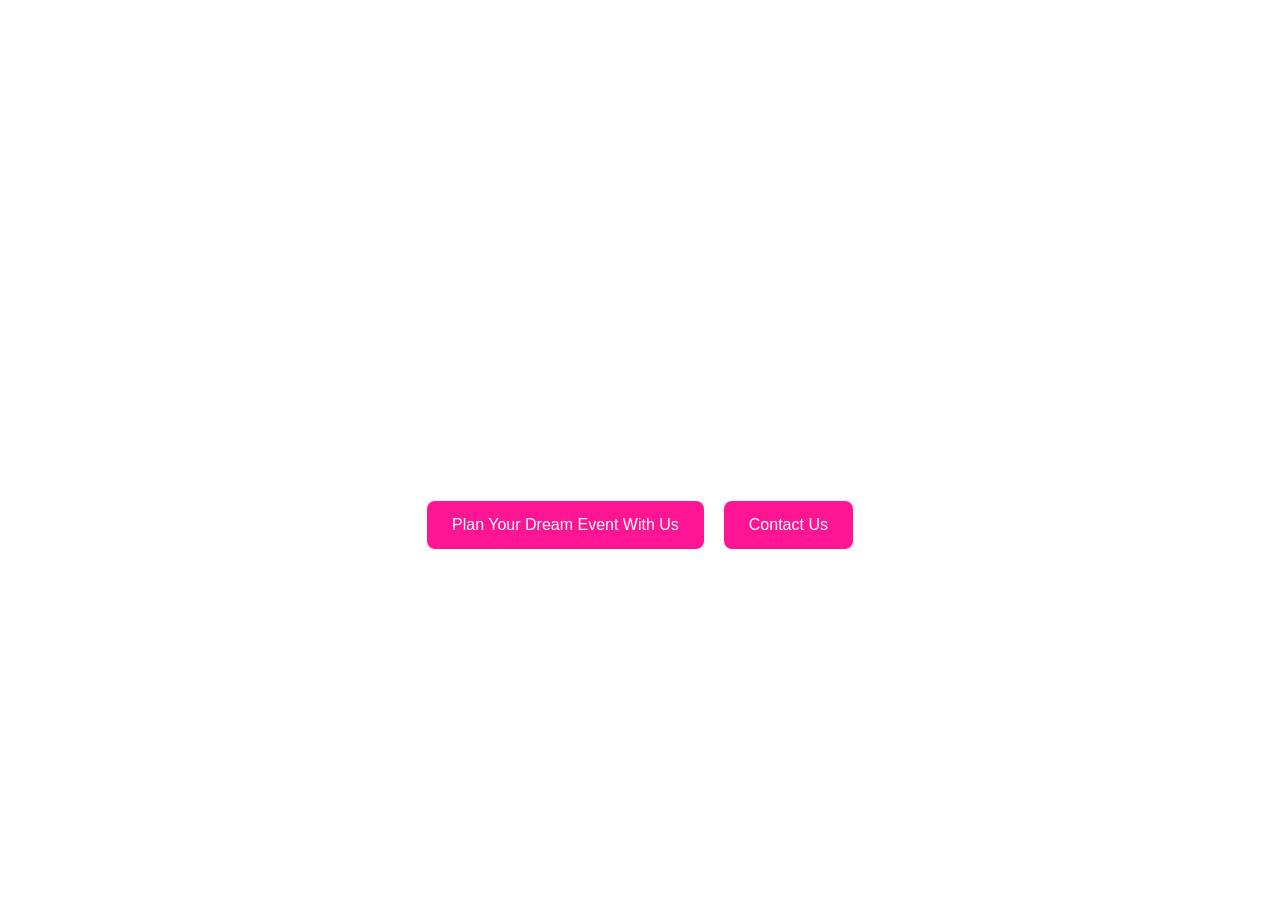
<file: Index.html>
<!DOCTYPE html>
<html>

<head>
    <title>Diya Event Organization</title>

    <style>
        body {
            margin: 0;
            overflow-x: hidden;
            font-family: Arial, sans-serif;
        }

        .video-bg {
            position: relative;
            width: 100%;
            height: 100vh;
            overflow: hidden;
        }

        /* VIDEO BACKGROUND */
        .video-bg video {
            position: fixed;
            top: 0;
            left: 0;
            width: 100%;
            height: 100%;
            object-fit: cover;
            z-index: -1;
            pointer-events: none;
        }

        /* TOP LOGO */
        .top {
            position: absolute;
            top: 20px;
            left: 30px;
            color: white;
            font-size: 28px;
            font-weight: bold;
            z-index: 100;
        }

        /* CENTER CONTENT */
        .text-container {
            position: relative;
            z-index: 100;
            display: flex;
            flex-direction: column;
            justify-content: center;
            align-items: center;
            height: 100vh;
            text-align: center;
            color: white;
            padding: 20px;
        }

        .center {
            font-size: 45px;
            font-weight: bold;
        }

        .center-1 {
            font-size: 20px;
            margin-top: 10px;
        }

        /* BUTTONS */
        .btn-group {
            margin-top: 25px;
            display: flex;
            gap: 20px;
            flex-wrap: wrap;
            justify-content: center;
        }

        .btn,
        .btn2 {
            padding: 15px 25px;
            background: deeppink;
            color: white;
            border-radius: 8px;
            text-decoration: none;
            font-size: 16px;
            transition: 0.3s;
            position: relative;
            z-index: 200;
        }

        .btn:hover,
        .btn2:hover {
            background: hotpink;
            transform: scale(1.05);
        }

        @media(max-width:768px) {
            .center {
                font-size: 30px;
            }

            .center-1 {
                font-size: 16px;
            }

            .top {
                font-size: 22px;
            }
        }
    </style>
</head>

<body>

    <div class="video-bg">

        <video autoplay muted loop playsinline>
            <source src="Media/Home/v3.mp4" type="video/mp4">
        </video>

        <div class="top">
            Diya Event Organization
        </div>

        <div class="text-container">

            <div class="center">
                Creating Unforgettable Moments
            </div>

            <div class="center-1">
                We Plan Beautiful Memories for You
            </div>

            <div class="btn-group">

                <a href="Events.html" class="btn">
                    Plan Your Dream Event With Us
                </a>

                <a href="Contact.html" class="btn2">
                    Contact Us
                </a>

            </div>

        </div>

    </div>

</body>

</html>
</file>
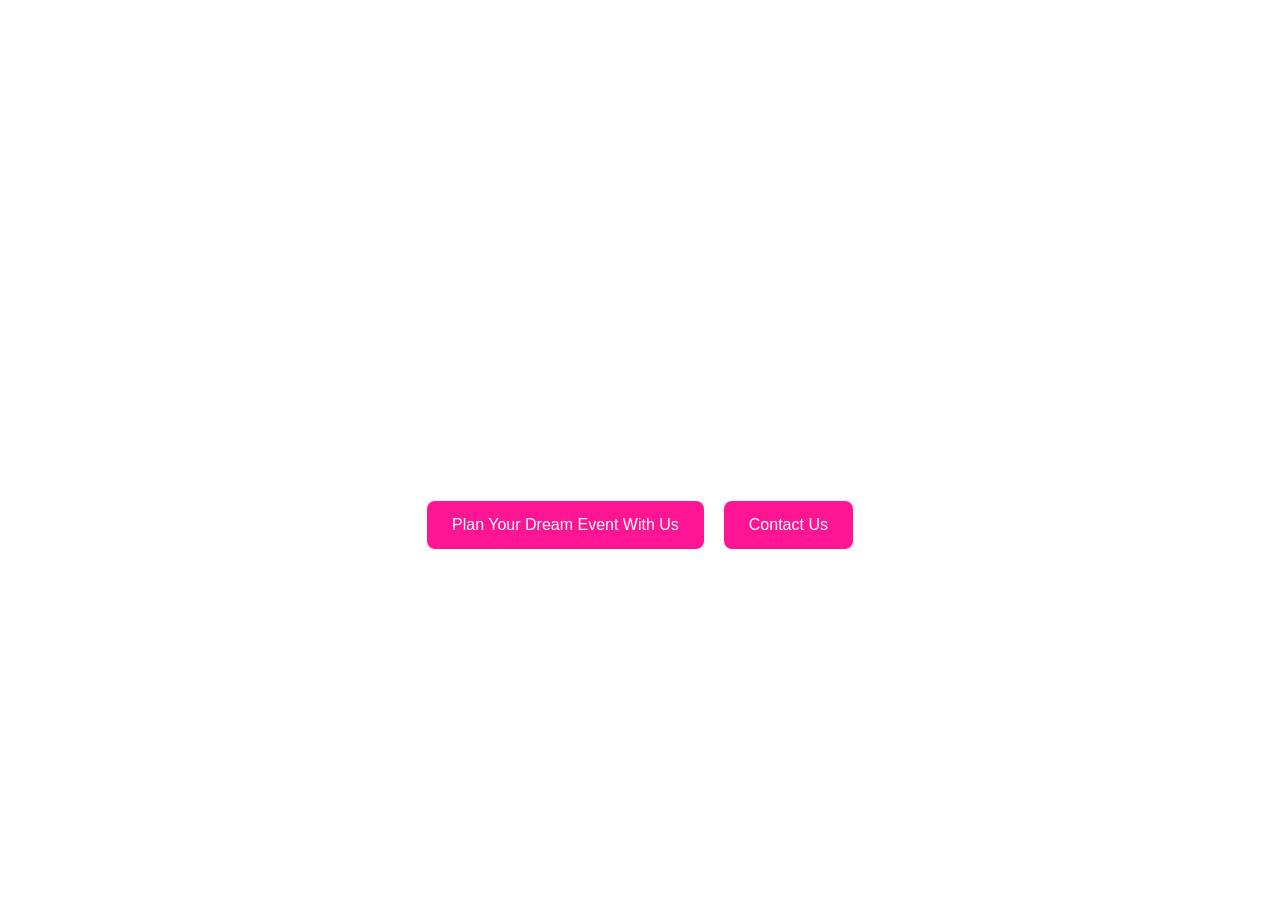
<file: index.html>
<!DOCTYPE html>
<html>

<head>
    <title>Diya Event Organization</title>

    <style>
        body {
            margin: 0;
            overflow-x: hidden;
            font-family: Arial, sans-serif;
        }

        .video-bg {
            position: relative;
            width: 100%;
            height: 100vh;
            overflow: hidden;
        }

        /* VIDEO BACKGROUND */
        .video-bg video {
            position: fixed;
            top: 0;
            left: 0;
            width: 100%;
            height: 100%;
            object-fit: cover;
            z-index: -1;
            pointer-events: none;
        }

        /* TOP LOGO */
        .top {
            position: absolute;
            top: 20px;
            left: 30px;
            color: white;
            font-size: 28px;
            font-weight: bold;
            z-index: 100;
        }

        /* CENTER CONTENT */
        .text-container {
            position: relative;
            z-index: 100;
            display: flex;
            flex-direction: column;
            justify-content: center;
            align-items: center;
            height: 100vh;
            text-align: center;
            color: white;
            padding: 20px;
        }

        .center {
            font-size: 45px;
            font-weight: bold;
        }

        .center-1 {
            font-size: 20px;
            margin-top: 10px;
        }

        /* BUTTONS */
        .btn-group {
            margin-top: 25px;
            display: flex;
            gap: 20px;
            flex-wrap: wrap;
            justify-content: center;
        }

        .btn,
        .btn2 {
            padding: 15px 25px;
            background: deeppink;
            color: white;
            border-radius: 8px;
            text-decoration: none;
            font-size: 16px;
            transition: 0.3s;
            position: relative;
            z-index: 200;
        }

        .btn:hover,
        .btn2:hover {
            background: hotpink;
            transform: scale(1.05);
        }

        @media(max-width:768px) {
            .center {
                font-size: 30px;
            }

            .center-1 {
                font-size: 16px;
            }

            .top {
                font-size: 22px;
            }
        }
    </style>
</head>

<body>

    <div class="video-bg">

        <video autoplay muted loop playsinline>
            <source src="Media/Home/v3.mp4" type="video/mp4">
        </video>

        <div class="top">
            Diya Event Organization
        </div>

        <div class="text-container">

            <div class="center">
                Creating Unforgettable Moments
            </div>

            <div class="center-1">
                We Plan Beautiful Memories for You
            </div>

            <div class="btn-group">

                <a href="Events.html" class="btn">
                    Plan Your Dream Event With Us
                </a>

                <a href="Contact.html" class="btn2">
                    Contact Us
                </a>

            </div>

        </div>

    </div>

</body>

</html>
</file>
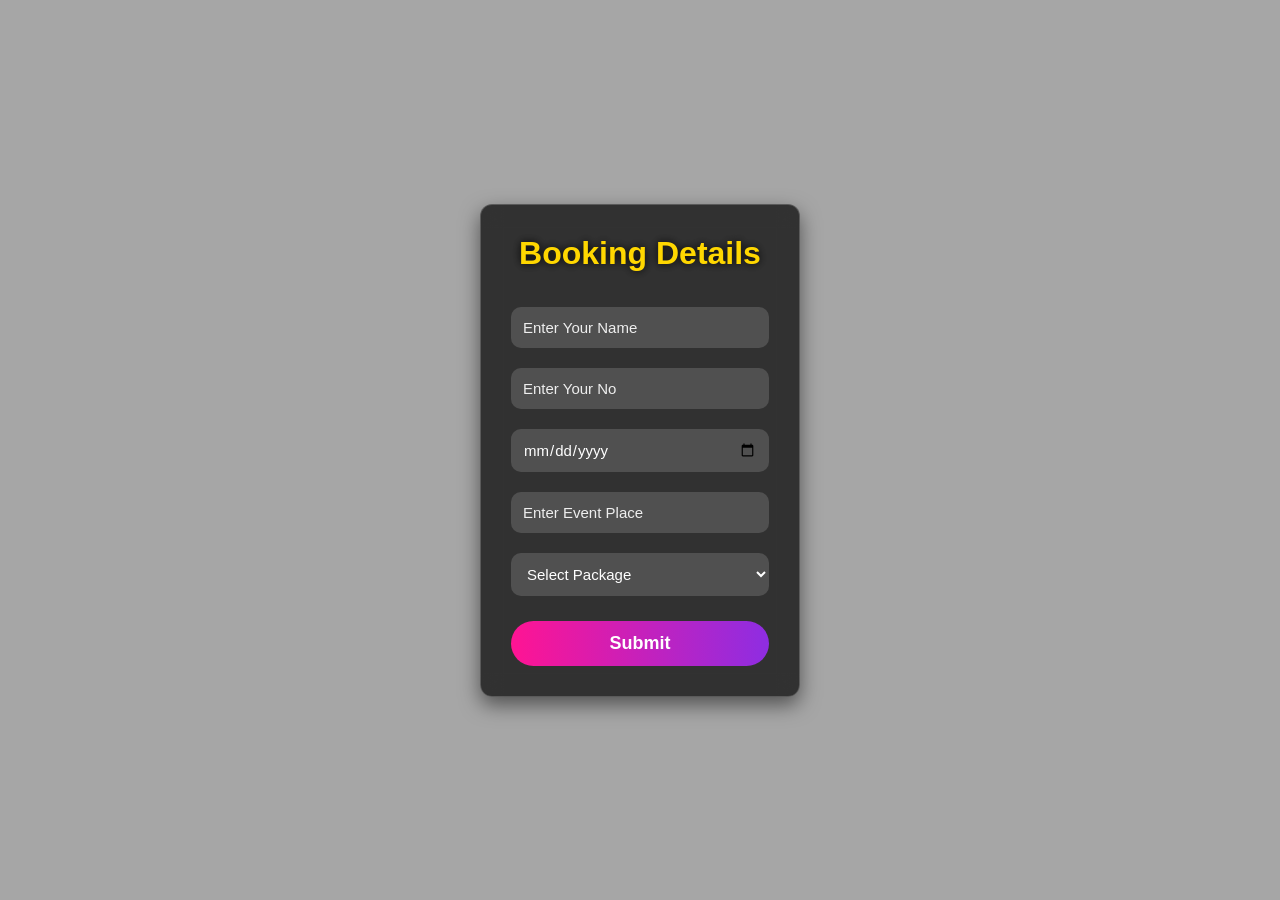
<file: Booking.html>
<!DOCTYPE html>
<html>
<head>
  <title>Details</title>
  <style>
  *{
    margin:0;
    padding:0;
    box-sizing:border-box;
    font-family:Arial,sans-serif;
}

body{
  overflow: hidden;
}
/* VIDEO BACKGROUND */
.video-bg{
    position:fixed;
    top:0;
    left:0;

    width:100%;
    height:100%;

    overflow:hidden;

    z-index:-1;
}

/* VIDEO */
.video-bg video{
    position:absolute;

    top:0;
    left:0;

    width:100%;
    height:100%;

    object-fit:cover;
}

/* DARK OVERLAY */
.video-bg::after{
    content:"";

    position:absolute;
    top:0;
    left:0;

    width:100%;
    height:100%;

    background:rgba(0,0,0,0.35);
}

/* FORM CONTAINER */
.form-container{
    min-height:100vh;

    display:flex;
    justify-content:center;
    align-items:center;

    position:relative;
    z-index:2;
}

/* FORM */
form{
    width:380px;

    padding:35px;

    background:rgba(255,255,255,0.08);

    backdrop-filter:blur(10px);

    border-radius:20px;

    color:white;

    border:1px solid rgba(255,255,255,0.2);

    box-shadow:0 8px 20px rgba(0,0,0,0.5);
}

/* HEADING */
form h2{
    text-align:center;

    margin-bottom:25px;

    color:#FFD700;

    font-size:32px;

    text-shadow:0 0 10px black;
}

/* INPUTS */
input,select{
    width:100%;

    margin:10px 0;

    padding:12px;

    border:none;
    outline:none;

    border-radius:10px;

    background:rgba(255,255,255,0.15);

    color:white;

    font-size:15px;
}

/* PLACEHOLDER */
input::placeholder{
    color:#eee;
}

/* SELECT OPTIONS */
select option{
    color:black;
}

/* BUTTON */
button{
    width:100%;

    padding:12px;

    margin-top:15px;

    border:none;

    border-radius:30px;

    background:linear-gradient(to right,#ff1493,#8e2de2);

    color:white;

    font-size:18px;
    font-weight:bold;

    cursor:pointer;

    transition:0.3s;
}

/* BUTTON HOVER */
button:hover{
    transform:scale(1.05);
}
  </style>
</head>

<body>

<!-- 🔥 VIDEO -->
<div class="video-bg">
  <video autoplay muted loop playsinline>
    <source src="./Media/Home/v2.mp4" type="video/mp4">
  </video>
</div>

<!-- FORM -->
<div class="form-container"
 style="min-height: 100vh;
 display: flex;
 justify-content: center;
 align-items: center;
 position: relative;
 z-index: 2;">
  
  <form onsubmit="return validateForm()"
  style="width: 320px;
  background: rgba(0,0,0,0.7);
  padding: 30px;
  border-radius: 12px;
  color: white;">

    <h2>Booking Details</h2>

    <input type="text" placeholder="Enter Your Name">
    <input type="number" placeholder="Enter Your No">
    <input type="date">
    <input type="text" placeholder="Enter Event Place">

    <select>
      <option>Select Package</option>
      <option>Basic Package
        [Decoration + Music, Photoshoot & Surprize Gift (Optionly)]
      </option>
      <option><b>Standard Package</b>
        [Decoration + Music,
        Food [Veg or Non-veg (Customized)],
        Photoshoot
        Cake Cut
        Mackup
        Surprize Gift (Optionly)]
      </option>
      <option>Premium Package
        Decoration + Music
        Food [Veg or Non-veg (Customized)]
        Photoshoot
        Cake Cut
        Mackup
        Dj Party
        Surprize Gift (Optionly)
      </option>
      </select>

    <button type="submit">Submit</button>

  </form>
</div>

<script src="../Js/Script.js"></script>

</body>
</html>
</file>
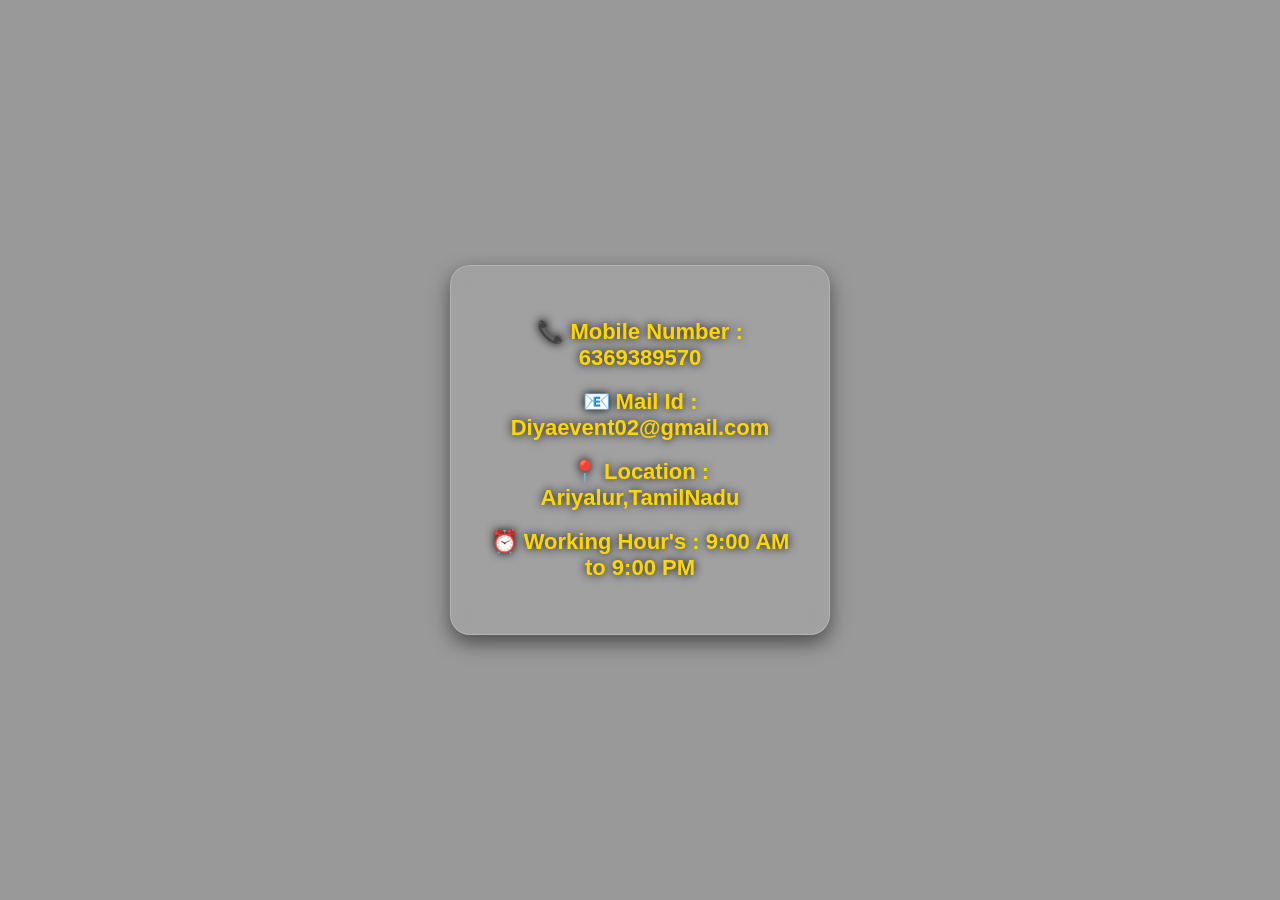
<file: Contact.html>
<!DOCTYPE html>
<html>
 <head>
  <title>Contact</title>
 <style>
 *{
    margin:0;
    padding:0;
    box-sizing:border-box;
    font-family:Arial,sans-serif;
}

/* BODY */
body{
    overflow:hidden;
}

/* VIDEO BACKGROUND */
.video-bg{
    position:relative;

    width:100%;
    height:100vh;

    display:flex;
    justify-content:center;
    align-items:center;

    overflow:hidden;
}

/* VIDEO */
.video-bg video{
    position:absolute;

    top:0;
    left:0;

    width:100%;
    height:100%;

    object-fit:cover;

    z-index:-2;
}

/* DARK OVERLAY */
.video-bg::after{
    content:"";

    position:absolute;

    top:0;
    left:0;

    width:100%;
    height:100%;

    background:rgba(0,0,0,0.4);

    z-index:-1;
}

/* CARD */
.card{
    width:380px;
    position: relative;
    padding:35px;
    overflow:hidden ;
    background:rgba(255,255,255,0.08);
    display: flex;
    backdrop-filter:blur(10px);
    justify-content: center;
    border-radius:20px;
    align-items: center;
    color:white;

    border:1px solid rgba(255,255,255,0.2);

    box-shadow:0 8px 20px rgba(0,0,0,0.5);
    text-align: center;
}
.card-video{
  position: absolute;
  top: 0;
  left: 0;
  width: 100%;
  height: 100%;
  object-fit: cover;
  z-index: 0;
}
.card-content{
  position: relative;
  z-index: 1;
  text-align: center;
  color: white;
}

/* HEADING */
.card h2{
    margin:18px 0;

    font-size:22px;

    color:#FFD700;

    text-shadow:0 0 10px black;
}
.card:hover{
  transform: translateY(-10px)
  scale(1.03);
 }

</style>

 </head>
 <body>
  <div class="video-bg">
    <video autoplay muted loop playsinline>
      <source src="./Media/Home/Home.mp4" type="video/mp4">
    </video>
    <div class="card">
    <video autoplay muted loop playsinline class="card-video">
    <source src="./Media/Home/Home.mp4" type="video/mp4">
    </video>
    <div class="card-content">
      <h2>📞 Mobile Number : 6369389570</h2>
      <h2>📧 Mail Id : Diyaevent02@gmail.com</h2>
      <h2>📍 Location : Ariyalur,TamilNadu</h2>
      <h2>⏰ Working Hour's : 9:00 AM to 9:00 PM</h2>
    </div>
  </div>
</div>
 </body>
</html>
</file>
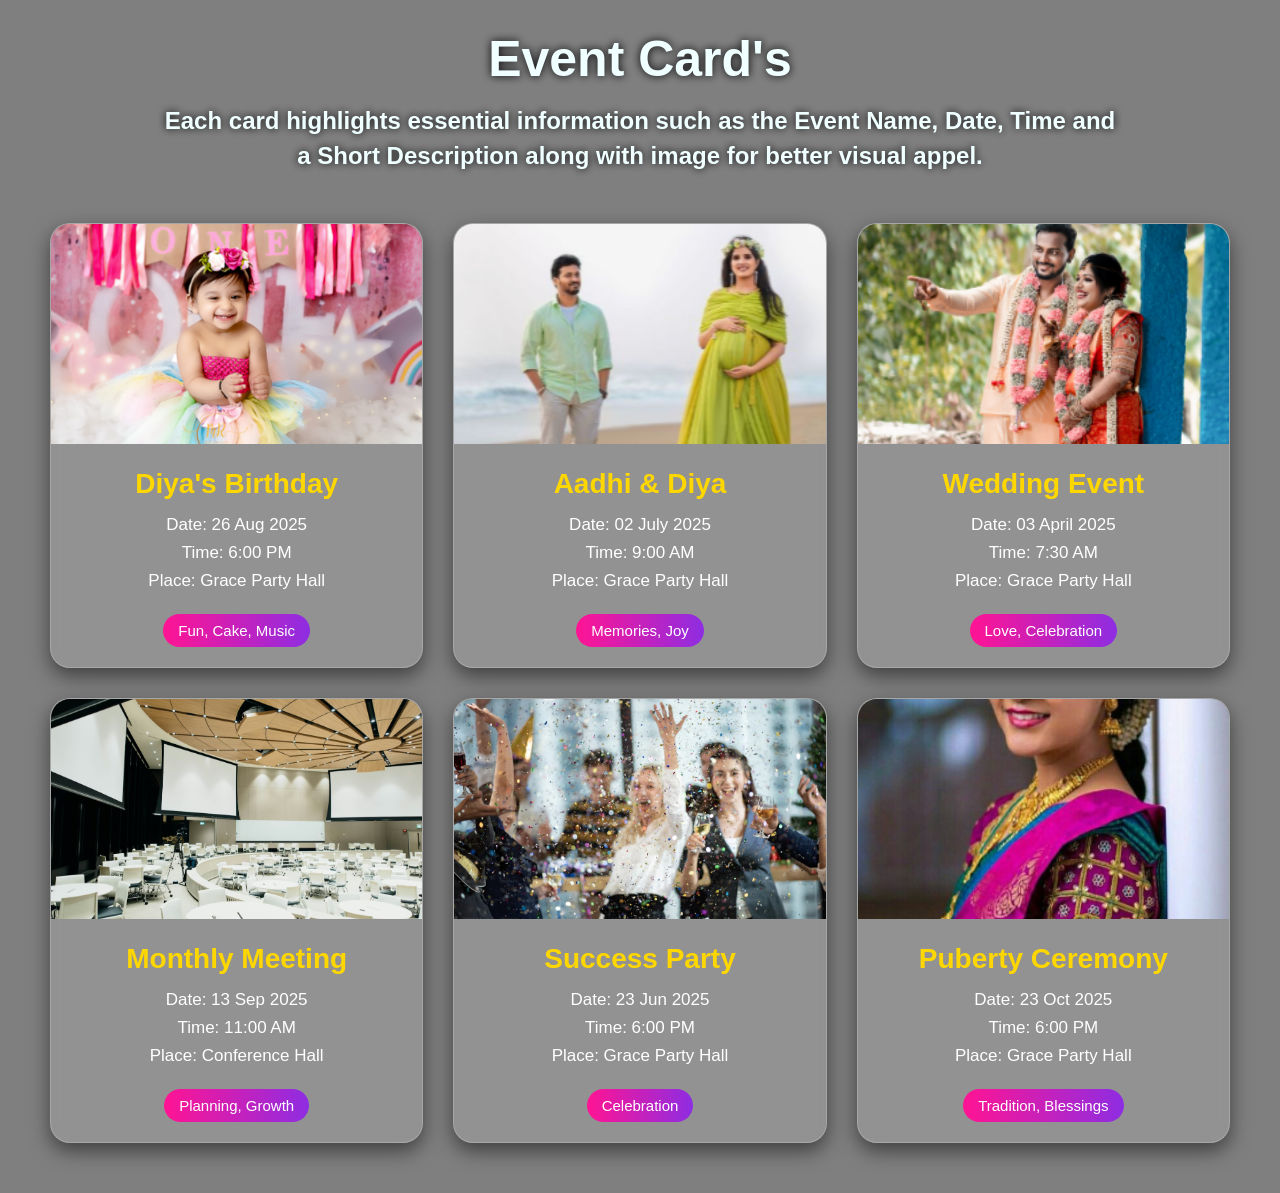
<file: Events/EventCard.html>
<!DOCTYPE html>
<html>
  <head>
   <title>Event Cards</title>
   <style>
   *{
    margin:0;
    padding:0;
    box-sizing:border-box;
    font-family:Arial, sans-serif;
}

body{
    overflow-x:hidden;
}

/* VIDEO BACKGROUND */
.video-bg{
    position:relative;
    width:100%;
    min-height:100vh;
    overflow:hidden;
}

/* VIDEO */
.video-bg video{
    position:fixed;
    top:0;
    left:0;

    width:100%;
    height:100%;

    object-fit:cover;
    z-index:-1;
}

/* DARK OVERLAY */
.video-bg::before{
    content:"";
    position:absolute;
    top:0;
    left:0;

    width:100%;
    height:100%;

    background:rgba(0,0,0,0.5);
    z-index:0;
}

/* CONTENT */
.video-bg h1,
.video-bg h2,
.container{
    position:relative;
    z-index:1;
}

/* TITLE */
.video-bg h1{
    text-align:center;
    padding-top:30px;
    font-size:50px;

    color:#FFD700;
    text-shadow:0 0 10px black;
}

/* SUBTITLE */
.video-bg h2{
    text-align:center;
    margin-top:15px;
    line-height:35px;

    color:white;
    text-shadow:0 0 8px black;
}

/* =======================
   EVENT CARDS GRID
======================= */
.container{
    display:grid;

    grid-template-columns:repeat(3, 1fr);

    gap:30px;
    padding:50px;
}

/* EVENT CARD */
.event-card{
    border-radius:20px;
    overflow:hidden;

    background:rgba(255,255,255,0.15);
    backdrop-filter:blur(8px);

    border:1px solid rgba(255,255,255,0.2);

    box-shadow:0 8px 20px rgba(0,0,0,0.5);

    transition:0.4s;
}

.event-card:hover{
    transform:translateY(-10px) scale(1.03);
}

/* IMAGE */
.event-card img{
    width:100%;
    height:220px;
    object-fit:cover;
}

/* CONTENT */
.event-content{
    padding:20px;
    text-align:center;
    color:white;
}

/* HEADING */
.event-content h3{
    margin-bottom:15px;

    font-size:28px;
    color:#FFD700;
}

/* TEXT */
.event-content p{
    margin:8px 0;
    font-size:17px;
}

/* SPAN */
.event-content span{
    display:inline-block;

    margin-top:15px;
    padding:8px 15px;

    background:linear-gradient(to right,#ff1493,#8e2de2);

    border-radius:20px;
    font-size:15px;
}
   </style>
  </head>
  <body>
   <div class="video-bg">
    <video autoplay muted loop >
    <source src="../Media/Home/v1.mp4" type="video/mp4">
    </video>
   <h1 style="color: azure;">Event Card's</h1>
   <h2 style="color: azure;">Each card highlights essential information such as the Event Name, Date, Time and <br>
    a Short Description along with image for better visual appel.</h2>
   <div class="container">

  <div class="event-card">
    <img src="../Media/Services/Photoshoot/B'day.png">
    <div class="event-content">
      <h3>Diya's Birthday</h3>
    <p>Date: 26 Aug 2025</p>
    <p>Time: 6:00 PM</p>
    <p>Place: Grace Party Hall</p>
    <span>Fun, Cake, Music</span>
    </div>
  </div>

  <div class="event-card">
    <img src="../Media/Fns/Baby.png">
    <div class="event-content">
       <h3>Aadhi & Diya</h3>
    <p>Date: 02 July 2025</p>
    <p>Time: 9:00 AM</p>
    <p>Place: Grace Party Hall</p>
    <span>Memories, Joy</span>
    </div>
  </div>

  <div class="event-card">
    <img src="../Media/Fns/Married.png">
    <div class="event-content">
      <h3>Wedding Event</h3>
    <p>Date: 03 April 2025</p>
    <p>Time: 7:30 AM</p>
    <p>Place: Grace Party Hall</p>
    <span>Love, Celebration</span>
    </div>
  </div>

  <div class="event-card">
    <img src="../Media/Fns/Meets.png">
    <div class="event-content">
     <h3>Monthly Meeting</h3>
    <p>Date: 13 Sep 2025</p>
    <p>Time: 11:00 AM</p>
    <p>Place: Conference Hall</p>
    <span>Planning, Growth</span>
     
    </div>
  </div>

  <div class="event-card">
    <img src="../Media/Fns/Party.png">
    <div class="event-content">
      <h3>Success Party</h3>
    <p>Date: 23 Jun 2025</p>
    <p>Time: 6:00 PM</p>
    <p>Place: Grace Party Hall</p>
    <span>Celebration</span>
    </div>
  </div>

  <div class="event-card">
    <img src="../Media/Fns/Puberty.png">
    <div class="event-content">
     <h3>Puberty Ceremony</h3>
    <p>Date: 23 Oct 2025</p>
    <p>Time: 6:00 PM</p>
    <p>Place: Grace Party Hall</p>
    <span>Tradition, Blessings</span>
    </div>
  </div>

</div>
   </div>
 </body>
</html>
</file>
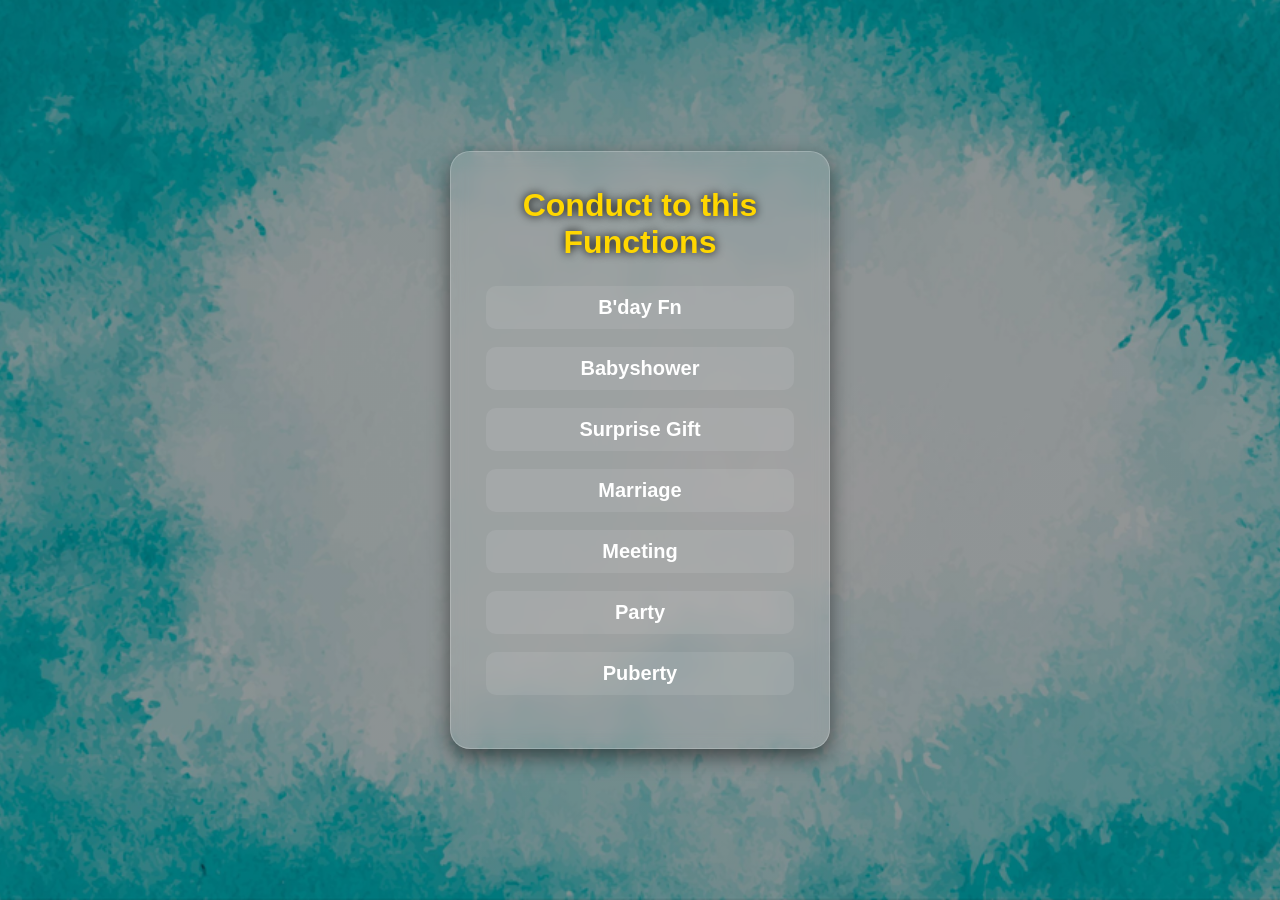
<file: Events/Fn.html>
<!DOCTYPE html>
 <html>
  <head>
    <title>Fn's</title>
    <style>/* RESET */
*{
    margin:0;
    padding:0;
    box-sizing:border-box;
    font-family:Arial, sans-serif;
}

/* BODY */
body{
    overflow:hidden;
}

/* BACKGROUND */
.background{
    width:100%;
    min-height:100vh;

    display:flex;
    justify-content:center;
    align-items:center;

    background:
    linear-gradient(rgba(0,0,0,0.4),
    rgba(0,0,0,0.4)),
    url("../Media/Home/H5.png");

    background-size:cover;
    background-position:center;
    background-repeat:no-repeat;
}

/* CARD */
.card{
    width:380px;
    padding:35px;

    background:rgba(255,255,255,0.12);
    backdrop-filter:blur(8px);

    border-radius:20px;

    text-align:center;
    color:white;

    border:1px solid rgba(255,255,255,0.2);

    box-shadow:0 8px 20px rgba(0,0,0,0.5);

    transition:0.3s;
}

.card:hover{
    transform:scale(1.03);
}

/* HEADING */
.card h2{
    margin-bottom:25px;

    color:#FFD700;

    font-size:32px;

    text-shadow:0 0 10px black;
}

/* LIST */
.eventlist{
    list-style:none;
}

/* LIST ITEMS */
.eventlist li{
    margin:18px 0;
}

/* LINKS */
.eventlist a{
    text-decoration:none;

    color:white;

    font-size:20px;
    font-weight:bold;

    padding:10px 15px;

    display:block;

    border-radius:10px;

    background:rgba(255,255,255,0.08);

    transition:0.3s;
}

/* HOVER */
.eventlist a:hover{
    background:linear-gradient(to right,#ff1493,#8e2de2);

    color:#FFD700;

    transform:translateX(5px);
}

    </style>
</style>
  </head>
  <body>
    <div class="background">
    <div class="card">
     <h2>Conduct to this Functions</h2>
     <ul class="eventlist">
       <li><a href="../Media/Fns/2.png" target="_blank">
         B'day Fn</a></li>
       <li><a href="../Media/Fns/4.png" target="_blank">
         Babyshower</a></li>
       <li><a href="../Media/Fns/5.png" target="_blank">
         Surprise Gift</a></li>
       <li><a href="../Media/Fns/1.png" target="_blank">
         Marriage</a></li>
       <li><a href="../Media/Fns/Meets.png" target="_blank">
         Meeting</a></li>
       <li><a href="../Media/Fns/6.png" target="_blank">
         Party</a></li>
       <li><a href="../Media/Fns/3.png" target="_blank">
         Puberty</a></li>
     </ul>
     </div>
    </div>
  </body>
 </html>
</file>
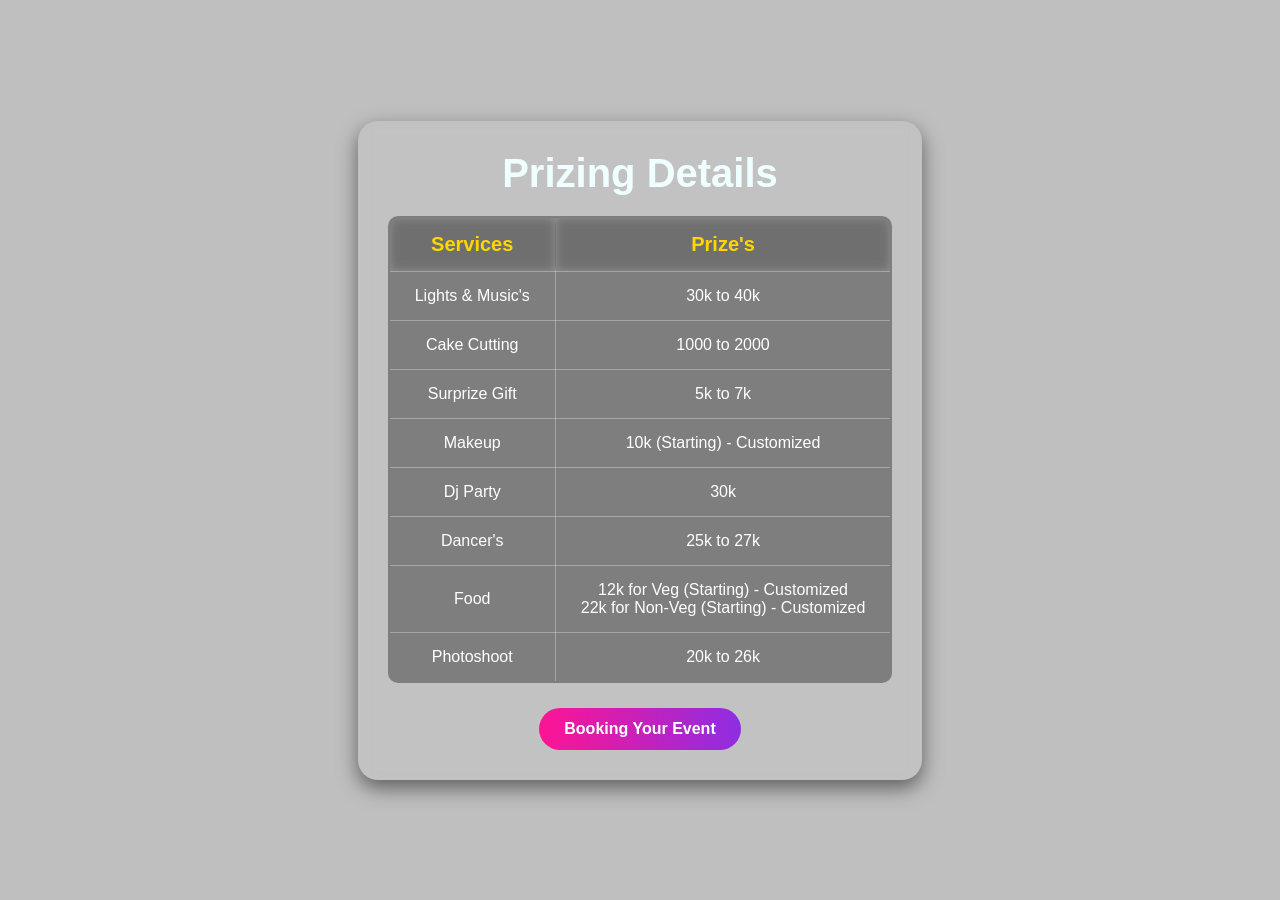
<file: Events/Prize.html>
<!DOCTYPE html>
 <html>
  <head>
   <title>Prize's</title>
   <style>
      *{
    margin:0;
    padding:0;
    box-sizing:border-box;
    font-family:Arial,sans-serif;
}

body{
    overflow:hidden;
}

/* VIDEO BACKGROUND */
.video-bg{
    position:relative;
    width:100%;
    height:100vh;

    display:flex;
    justify-content:center;
    align-items:center;

    overflow:hidden;
}

/* VIDEO */
.video-bg video{
    position:absolute;
    top:0;
    left:0;

    width:100%;
    height:100%;

    object-fit:cover;
    z-index:-2;
}

/* DARK OVERLAY */
.video-bg::before{
    content:"";
    position:absolute;
    width:100%;
    height:100%;

    background:rgba(0,0,0,0.25);
    z-index:-1;
}

/* CONTAINER */
.container{
    text-align:center;

    background:rgba(255,255,255,0.05);
    backdrop-filter:blur(8px);

    padding:30px;
    border-radius:20px;

    box-shadow:0 8px 20px rgba(0,0,0,0.5);
}

/* TITLE */
.container h2{
    color:#FFD700;
    margin-bottom:20px;
    font-size:40px;
}

/* TABLE */
table{
    border-collapse:collapse;

    background:rgba(0,0,0,0.35);
    color:white;

    border-radius:10px;
    overflow:hidden;
}

/* TABLE HEAD */
th{
    background:rgba(255,255,255,0.15);
    color:#ffd700;
    font-size:20px;
    backdrop-filter: blur(5px);
}

/* TABLE CELLS */
th,td{
    padding:15px 25px;
    border:1px solid rgba(255,255,255,0.3);
}

/* ROW HOVER */
tr:hover{
    background:rgba(255,255,255,0.1);
}

/* BUTTON */
.button{
    margin-top:25px;
}

.button a{
    display:inline-block;

    padding:12px 25px;

    background:linear-gradient(to right,#ff1493,#8e2de2);

    color:white;
    text-decoration:none;

    border-radius:30px;

    transition:0.3s;
}

.button a:hover{
    transform:scale(1.05);
}
   </style>
  </head>
  <body>
   <div class="video-bg">
     <video autoplay muted loop >
     <source src="../Media/Home/v5.mp4" type="video/mp4">
     </video>
    <div class="container">
    <h2 style="color: azure;">Prizing Details</h2>
     <table border="2">
     <thead>
      <th>Services</th>
      <th>Prize's</th>
     </thead>
     <tbody>
     <tr>
      <td>Lights & Music's</td>
      <td>30k to 40k</td>
     </tr>
     <tr>
      <td>Cake Cutting</td>
      <td>1000 to 2000</td>
    </tr>
    <tr>
      <td>Surprize Gift</td>
      <td>5k to 7k</td>
    </tr>
    <tr>
      <td>Makeup</td>
      <td>10k (Starting) - Customized</td>
    </tr>
    <tr>
      <td>Dj Party</td>
      <td>30k</td>
    </tr>
    <tr>
      <td>Dancer's</td>
      <td>25k to 27k</td>
    </tr>
    <tr>
      <td>Food</td>
      <td>12k for Veg (Starting) - Customized <br>
          22k for Non-Veg (Starting) - Customized</td>
    </tr>
    <tr>
      <td>Photoshoot</td>
      <td>20k to 26k</td>
    </tr>
    </tbody>
    </table>
    <div class="button"><a href="../Booking.html">
      <b>Booking Your Event</b></a></div>
    </div></div></div>
  </body>
 </html>
</file>
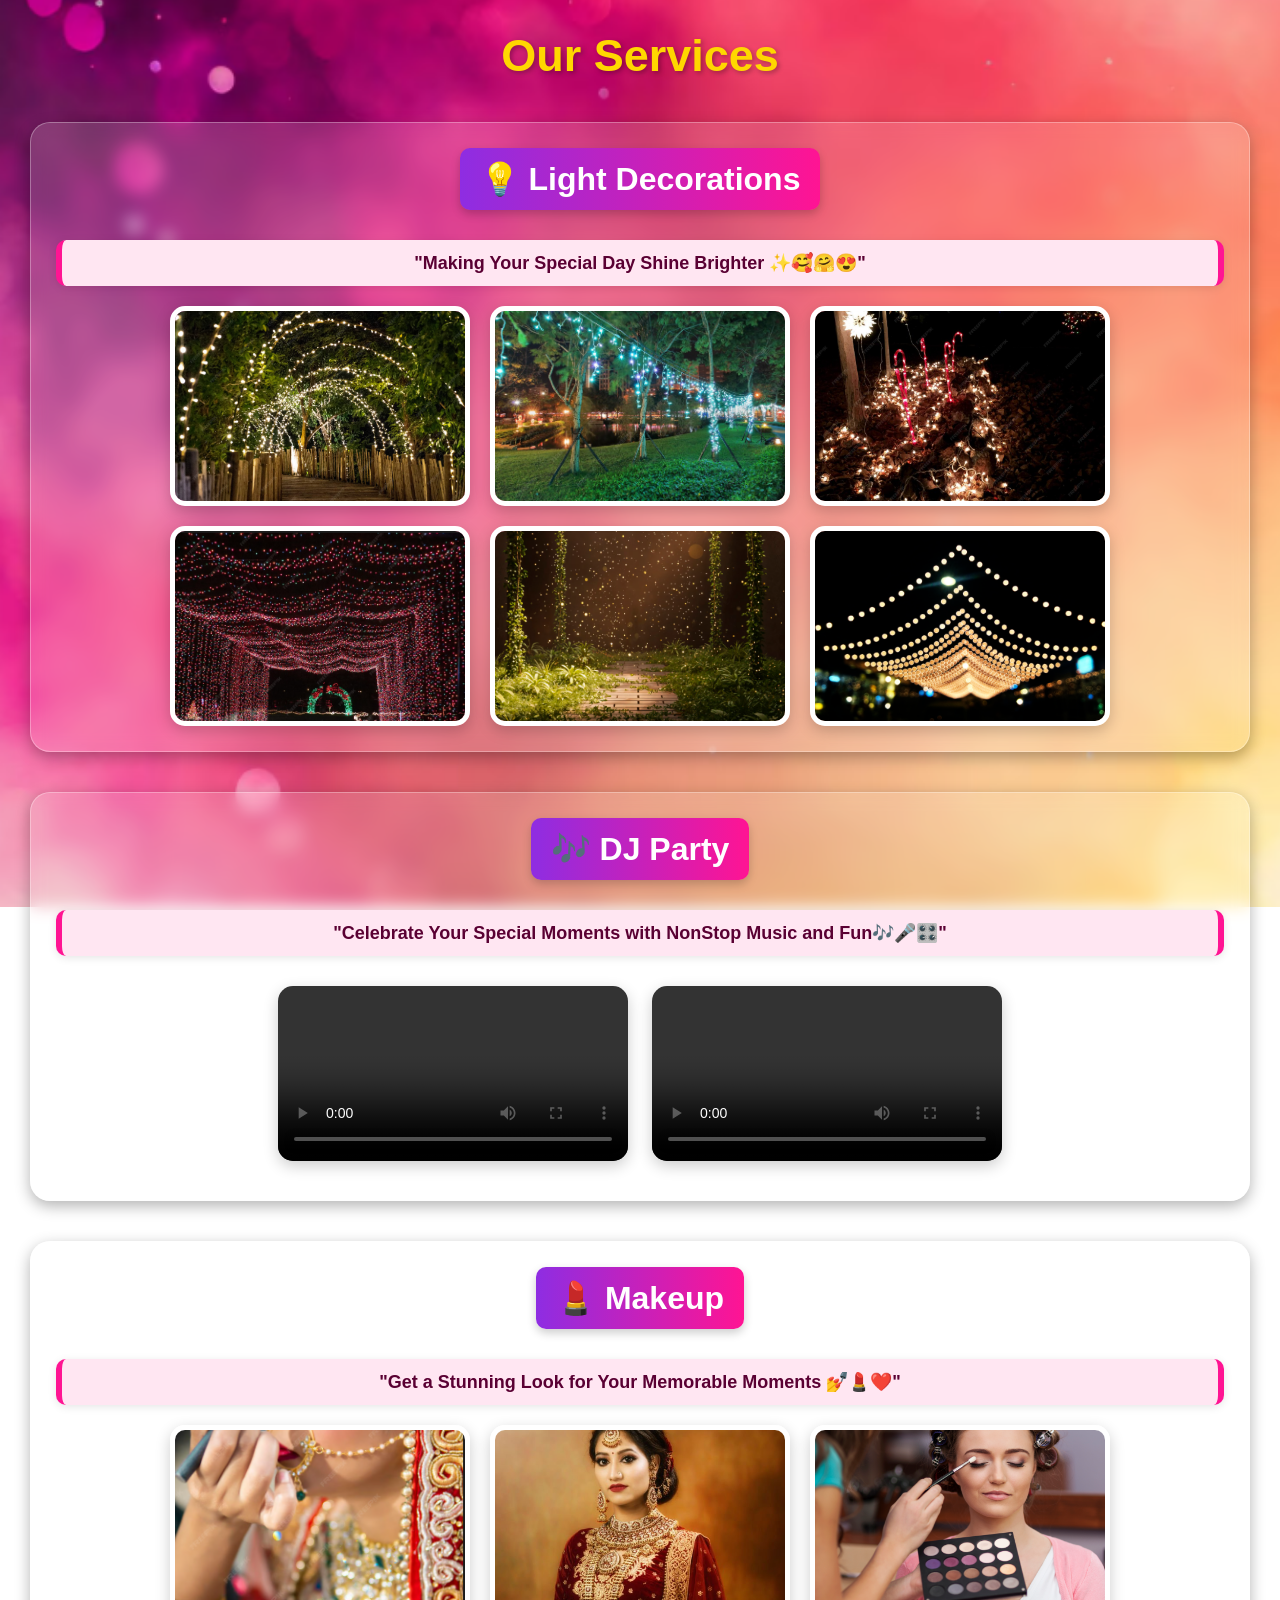
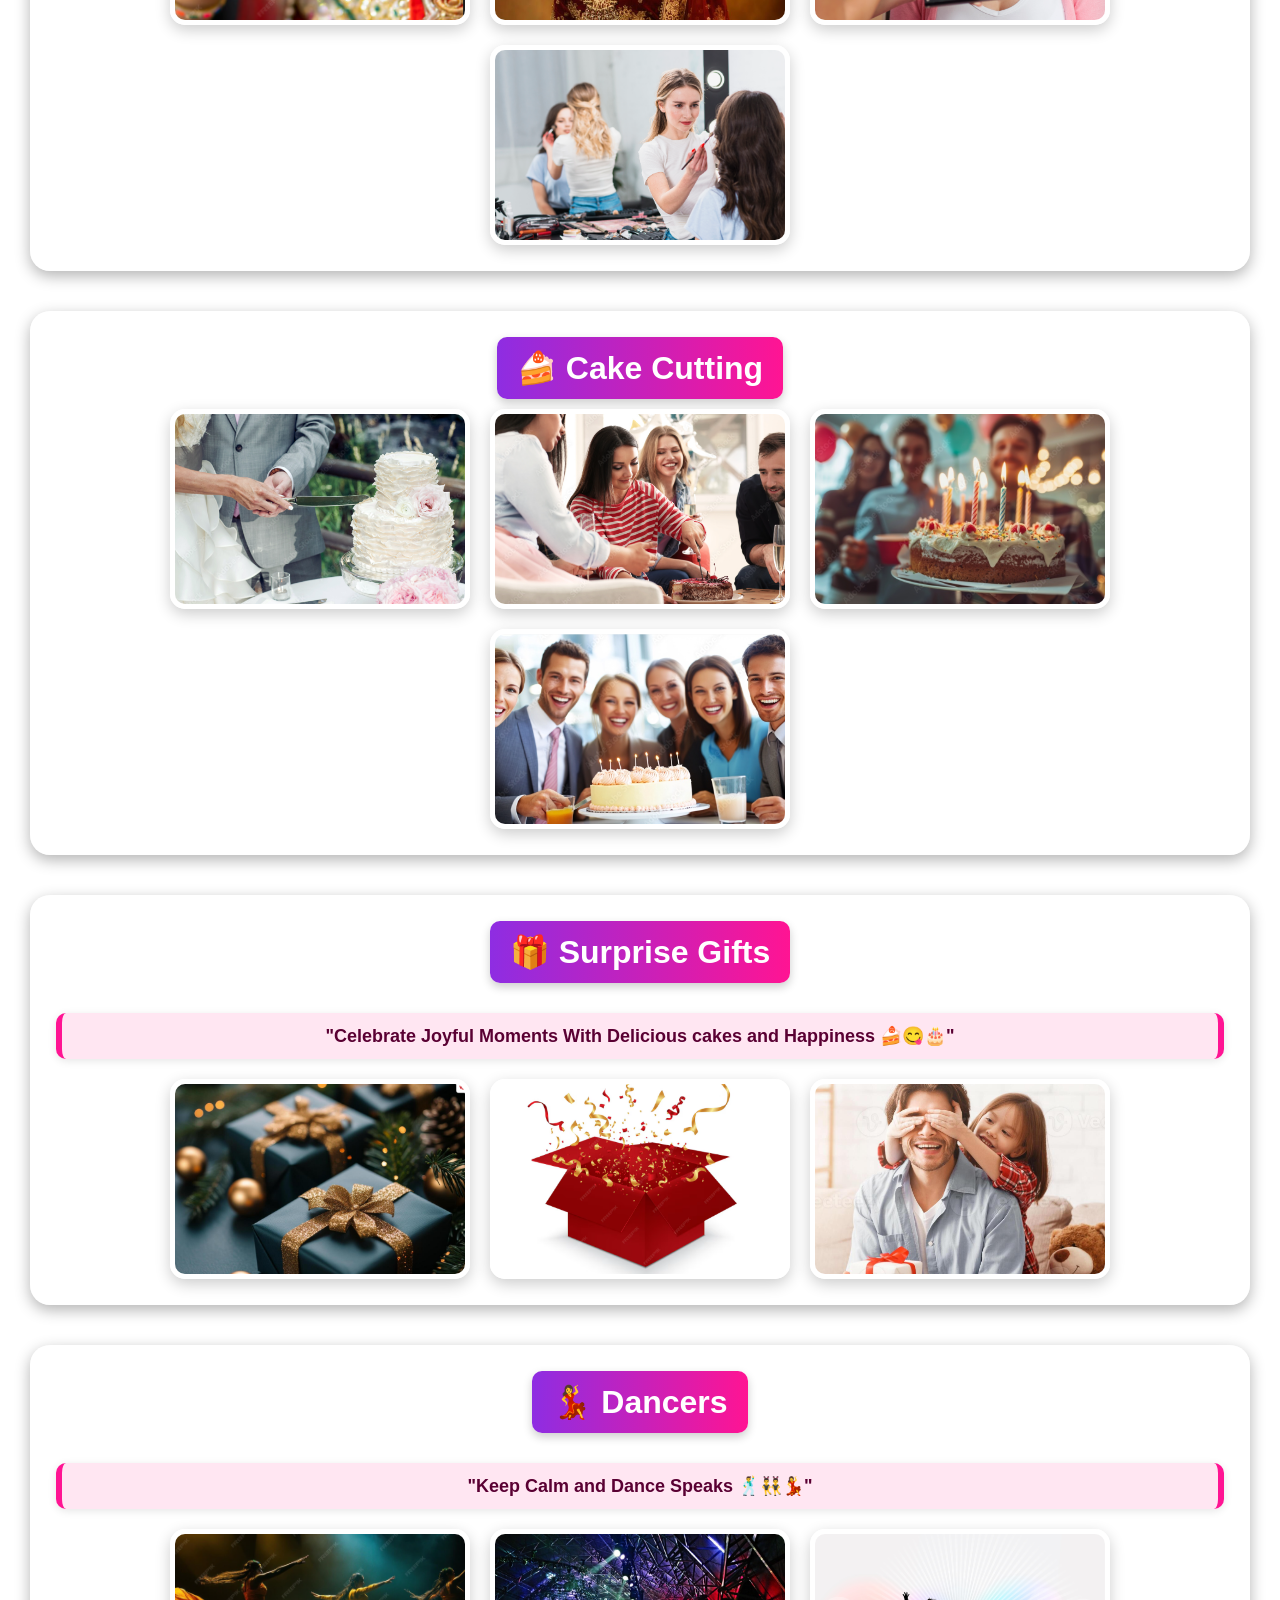
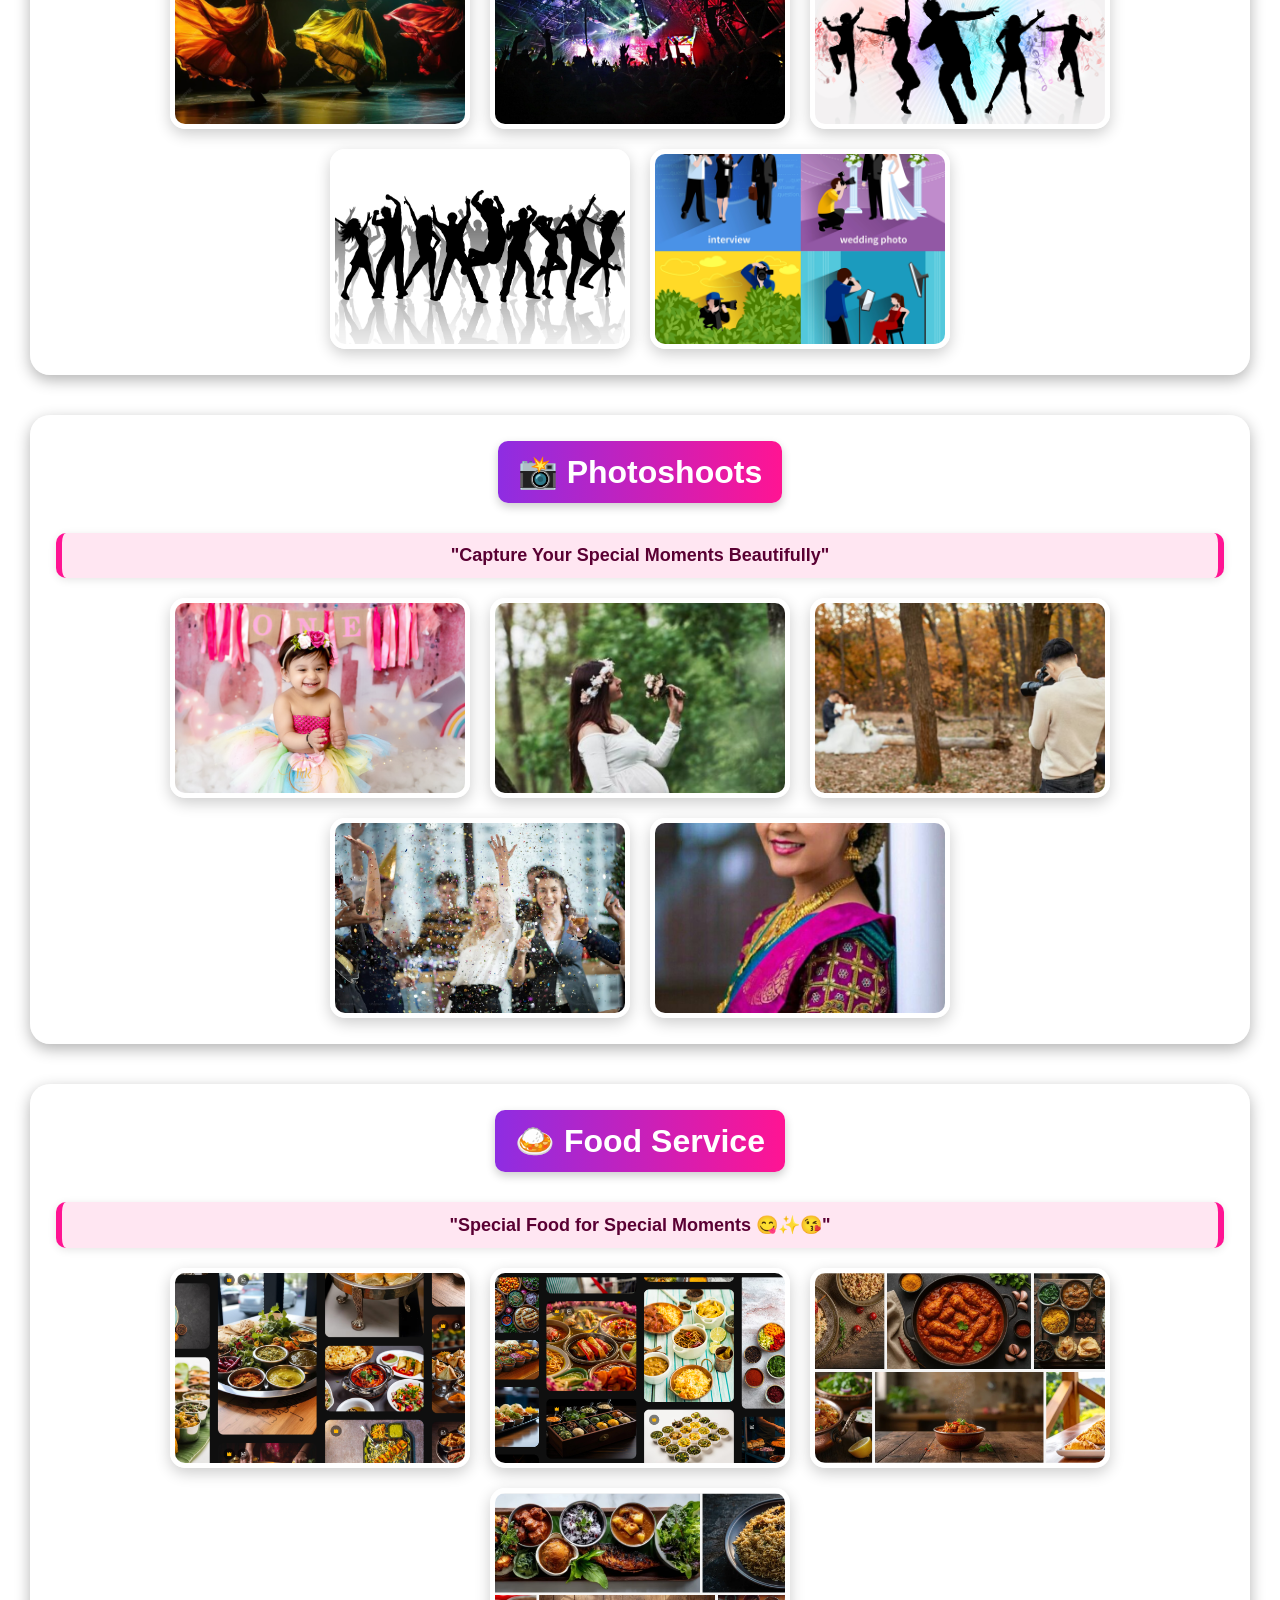
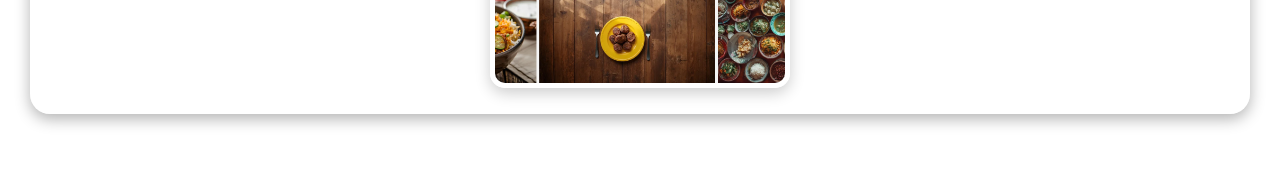
<file: Events/Services.html>
<!DOCTYPE html>
<html>
<head>
    <title>Services</title>
   <style>

*{
    margin:0;
    padding:0;
    box-sizing:border-box;
    font-family:Arial, sans-serif;
}

body{
    background:url("../Media/Home/H2.png") no-repeat center center fixed;
    background-size:cover;
    padding:30px;
}
.background{
    width:100%;
    height:100vh;
    display:flex;
    justify-content:center;
    align-items:center;
    background-size: cover;

    background:url("../Media/Home/H6.png") no-repeat center center/cover;
}
/* MAIN PAGE */
.page{
    width:100%;
}

/* TITLE */
.page h1{
    text-align:center;
    font-size:45px;
    color:#ffd700;
    margin-bottom:40px;
    text-shadow:2px 2px 5px rgba(0,0,0,0.3);
}

/* SECTION BOX */
.section{
    background:rgba(255,255,255,0.15); /* transparent effect */
    backdrop-filter:blur(8px); /* glass effect */

    padding:25px;
    margin-bottom:40px;
    border-radius:20px;

    border:1px solid rgba(255,255,255,0.3);

    box-shadow:0 5px 15px rgba(0,0,0,0.3);
    transition:0.3s;

    text-align:center; /* center text */
}

.section:hover{
    transform:translateY(-5px);
}

/* HEADING */
.section h2{
    color:#ff1493;
    font-size:32px;
    margin-bottom:10px;

    background:linear-gradient(to right,#8e2de2,#ff1493);
    color:white;
    padding:12px 20px;
    border-radius:10px;
    display:inline-block;

    box-shadow:0 4px 10px rgba(0,0,0,0.2);
}

/* PARAGRAPH */
.section p{
    margin:20px 0;
    font-size:18px;
    color: #5a0033;
    font-weight:bold;

    background:#ffe6f2;
    padding:12px 15px;
    border-left:6px solid #ff1493;
    border-right:6px solid #ff1493;
    border-radius:10px;

    box-shadow:0 2px 8px rgba(0,0,0,0.1);
}

/* GALLERY */
.gallery{
    display:flex;
    flex-wrap:wrap;
    gap:20px;
    justify-content:center;
}

/* IMAGE BOX */
.gallery img{
    width:300px;
    height:200px;
    object-fit:cover;

    border-radius:15px;
    border:5px solid white;

    box-shadow:0 5px 15px rgba(0,0,0,0.2);

    transition:0.4s;
}

.gallery img:hover{
    transform:scale(1.05);
    box-shadow:0 8px 20px rgba(0,0,0,0.3);
}

/* VIDEO */
video{
    width:350px;
    border-radius:15px;
    margin:10px;
    box-shadow:0 5px 15px rgba(0,0,0,0.2);
}

    </style>
</head>
<body>

<div class="page">

    <h1>Our Services</h1>

    <!-- LIGHT -->
    <div class="section">
        <h2>💡 Light Decorations</h2>
        <p>"Making Your Special Day Shine Brighter ✨🥰🤗😍"</p>
        <div class="gallery">
            <img src="../Media/Services/Lights/1.png">
            <img src="../Media/Services/Lights/2.png">
            <img src="../Media/Services/Lights/3.png">
            <img src="../Media/Services/Lights/4.png">
            <img src="../Media/Services/Lights/5.png">
            <img src="../Media/Services/Lights/6.jpg">
        </div>
    </div>

    <!-- DJ -->
    <div class="section">
        <h2>🎶 DJ Party</h2>
        <p>"Celebrate Your Special Moments with NonStop Music and Fun🎶🎤🎛️"</p>
        <video controls><source src="../Media/Services/DJ/1.mp4"></video>
        <video controls><source src="../Media/Services/DJ/2.mp4"></video>
    </div>

    <!-- MAKEUP -->
    <div class="section">
        <h2>💄 Makeup</h2>
        <p>"Get a Stunning Look for Your Memorable Moments 💅💄❤️"</p>
        <div class="gallery">
            <img src="../Media/Services/Mackup/1.png">
            <img src="../Media/Services/Mackup/3.png">
            <img src="../Media/Services/Mackup/4.jpg">
            <img src="../Media/Services/Mackup/5.jpg">
        </div>
    </div>

    <!-- CAKE -->
    <div class="section">
        <h2>🍰 Cake Cutting</h2>
        <div class="gallery">
            <img src="../Media/Services/Cake/1.png">
            <img src="../Media/Services/Cake/2.png">
            <img src="../Media/Services/Cake/3.png">
            <img src="../Media/Services/Cake/4.png">
        </div>
    </div>

    <!-- GIFTS -->
    <div class="section">
        <h2>🎁 Surprise Gifts</h2>
        <p>"Celebrate Joyful Moments With Delicious cakes and Happiness 🍰😋🎂"</p>
        <div class="gallery">
            <img src="../Media/Services/Gift/1.png">
            <img src="../Media/Services/Gift/2.png">
            <img src="../Media/Services/Gift/3.png">
        </div>
    </div>

    <!-- DANCERS -->
    <div class="section">
        <h2>💃 Dancers</h2>
         <p>"Keep Calm and Dance Speaks 🕺👯‍♂️💃"</p>
        <div class="gallery">
            <img src="../Media/Services/Dancers/1.png">
            <img src="../Media/Services/Dancers/2.png">
            <img src="../Media/Services/Dancers/3.png">
            <img src="../Media/Services/Dancers/5.png">
            <img src="../Media/Services/Dancers/6.png">
        </div>
    </div>

    <!-- PHOTOSHOOT (NEW) -->
    <div class="section">
        <h2>📸 Photoshoots</h2>
        <p>"Capture Your Special Moments Beautifully"</p>

        <div class="gallery">
            <img src="../Media/Services/Photoshoot/B'day.png">
            <img src="../Media/Services/Photoshoot/Babyshower.png">
            <img src="../Media/Services/Photoshoot/Marriage.png">
            <img src="../Media/Services/Photoshoot/Party.png">
            <img src="../Media/Services/Photoshoot/Puberty.png">
        </div>
    </div>

    <!-- FOOD -->
    <div class="section">
        <h2>🍛 Food Service</h2>
        <p>"Special Food for Special Moments 😋✨😘"</p>
        <div class="gallery">
            <img src="../Media/Services/Food/1.png">
            <img src="../Media/Services/Food/2.png">
            <img src="../Media/Services/Food/3.png">
            <img src="../Media/Services/Food/4.png">
        </div>
    </div>

</div>

</body>
</html>
</file>
